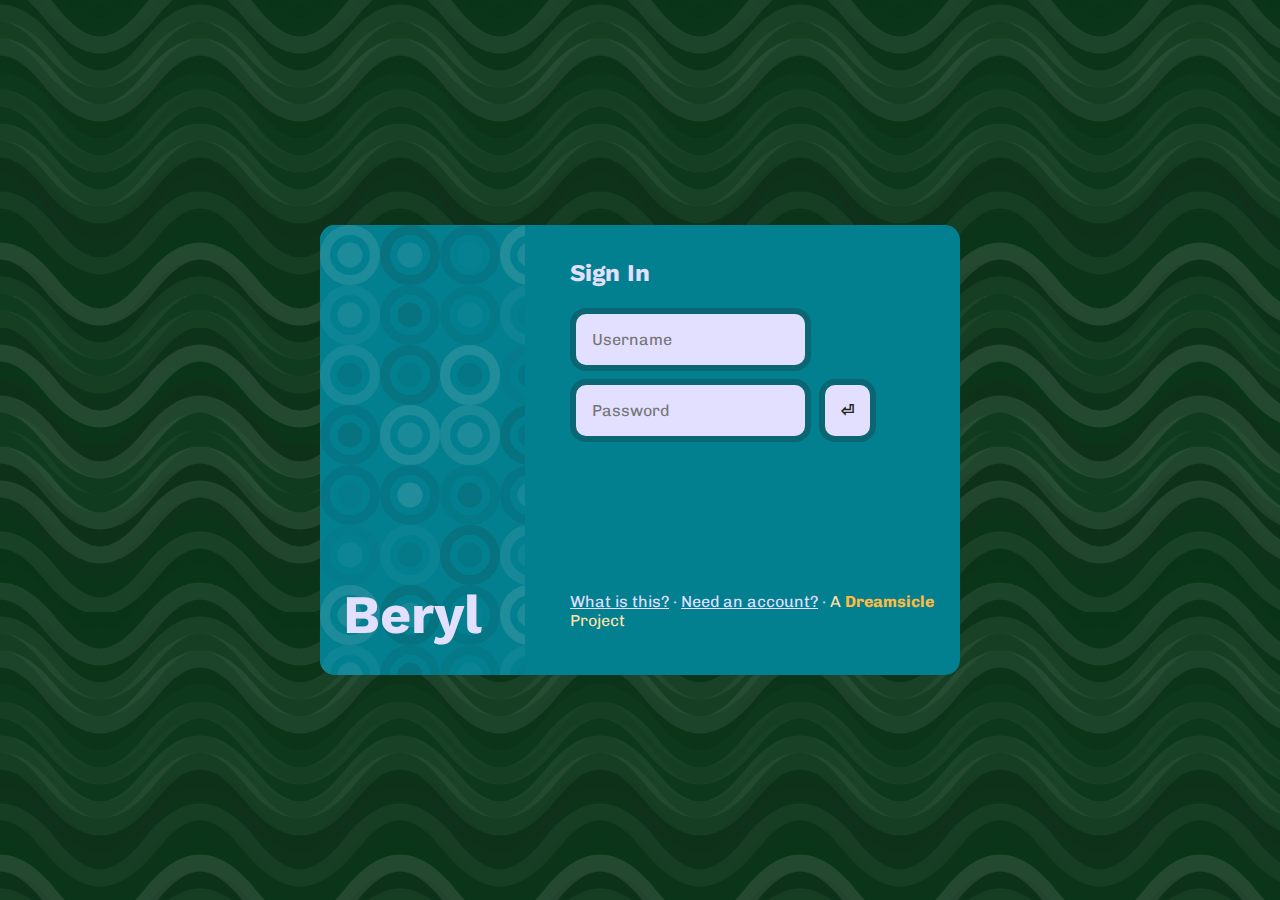
<file: index.html>
<html id="thisIsJustForThePattern">
    <head>
        <title>Dreamsicle Beryl</title>
        <link href="index.css" rel="stylesheet">
        <link href="https://fonts.googleapis.com/css?family=Chivo:400,700|Work+Sans:400,700" rel="stylesheet">
        <script src="js/ourCode.js" defer></script>
        <script>
            console.info('Welcome to your developer tools! You may want to take a look at\nhttps://dev.dreamsicle.xyz')
        </script>
    </head>
    <body>
        <div id="loadingScreen" style="background-color:#e3dfff;color:#028090;width:100vw;height:100vh;position:fixed;z-index:100;top:0;left:0;font-family:sans-serif;font-weight:700;display:flex;align-items:center;justify-content:center;flex-direction:column">
            <img src="[data-uri]">
            <p>Loading</p>
        </div>
        <div style="display:flex" id="patternDisplay"><div style="align-self: flex-end;"><h2>Beryl</h2></div></div>
        <div id="bodySection">
            <h4 style="margin-bottom: calc(0.5em + 8px);">Sign In</h4>

            <input type="text" name="username" placeholder="Username" style="font-size:16px; padding:16px; border-width:6px; border-radius:16px; border-style:solid; border-color:#096672; background-color:#e3dfff; color:#222222; margin-bottom: 8px; font-family: inherit"><br>

            <input type="password" name="password" placeholder="Password" style="font-size:16px; padding:16px; border-width:6px; border-radius:16px; border-style:solid; border-color:#096672; background-color:#e3dfff; color:#222222;  font-family: inherit; margin-right: 4px;">
            <input type="submit" id="submit" value="⏎"><br>
            
            <div style="position: absolute; bottom: calc(1.414em * 2)">
                <span onclick="" style="text-decoration: underline; cursor: pointer">What is this?</span> · <span onclick="" style="text-decoration: underline; cursor: pointer">Need an account?</span> · <span style="color:#FFE1A8">A <b style="color: #FFBC42">Dreamsicle</b> Project</span>
            </div>
        </div>
	    <script src="js/theirCode.js"></script>
        <script type="text/javascript">
            $(document).ready(function() {
                var css = 'background: red; color: black; font-size: 16px; font-weight: bold'
                console.warn('%cIf somebody\'s told you to paste or get anything from this menu, close out of this. Now. ', css)
                console.log('%cIf you send anything from this menu to the other person, they will most likely be given access to your username and password. ', 'background: #000; color: red; font-size: 14px')

                setTimeout(function(){
                $('#loadingScreen').fadeOut(150)
                setTimeout(function(){ $('#loadingScreen').hide() }, 150)
                }, 250)
            })
        </script>
    </body>
</html>
</file>
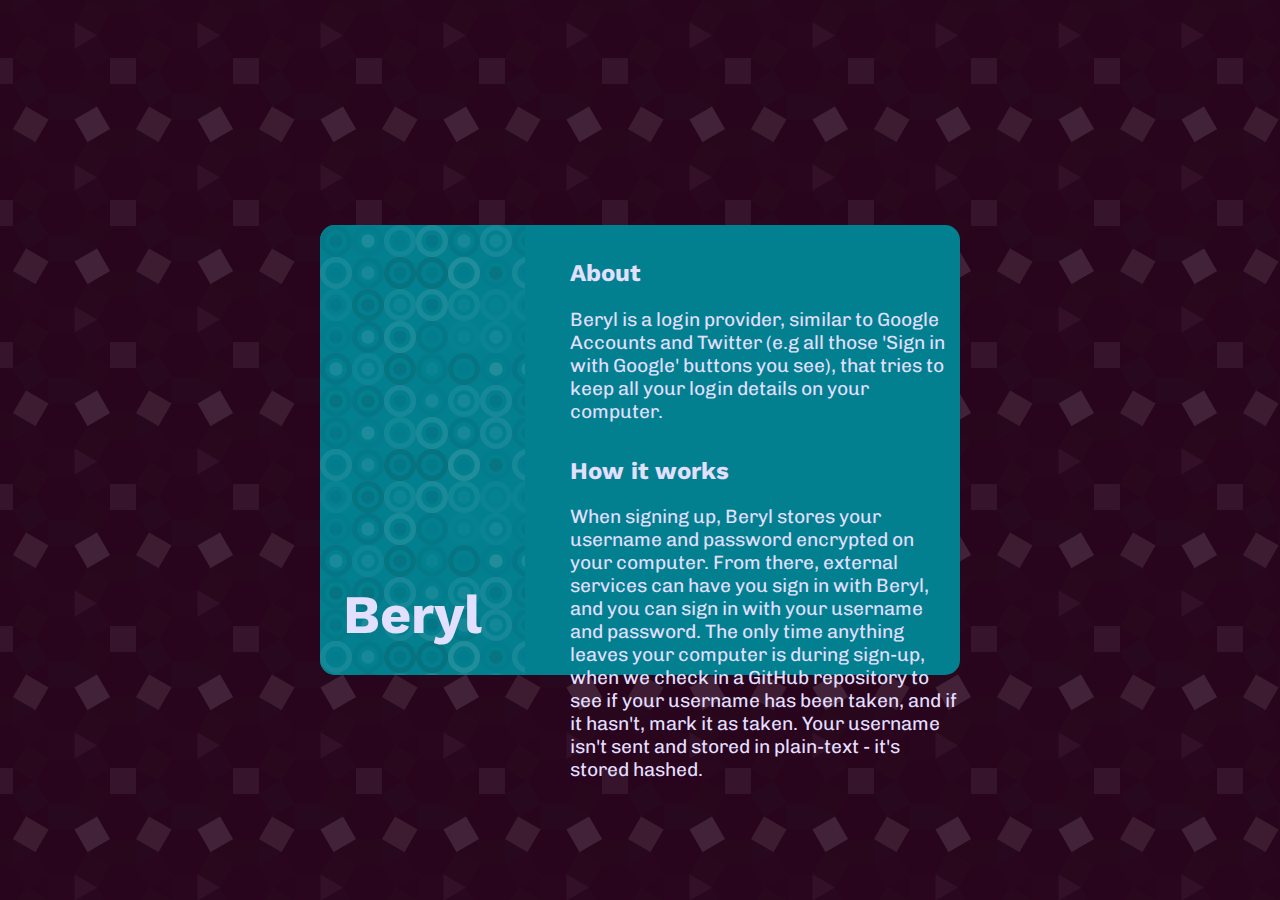
<file: about/index.html>
<html id="thisIsJustForThePattern">
    <head>
        <title>Dreamsicle Beryl</title>
        <meta name="viewport" content="width=device-width, initial-scale=1.0">
        <link href="../index.css" rel="stylesheet">
        <link href="https://fonts.googleapis.com/css?family=Chivo:400,700|Work+Sans:400,700" rel="stylesheet">
        <script src="../js/ourCode.js" defer></script>
        <script>
            console.info('Welcome to your developer tools! You may want to take a look at\nhttps://dev.dreamsicle.xyz')
        </script>
    </head>
    <body>
        <div id="loadingScreen" style="background-color:#e3dfff;color:#028090;width:100vw;height:100vh;position:fixed;z-index:100;top:0;left:0;font-family:sans-serif;font-weight:700;display:flex;align-items:center;justify-content:center;flex-direction:column">
            <img src="[data-uri]">
            <p>Loading</p>
        </div>
        <div style="display:flex" id="patternDisplay"><div style="align-self: flex-end;"><h2>Beryl</h2></div></div>
        <div id="bodySection">
            <h4 style="margin-bottom: calc(0.5em + 8px);">About</h4>
            <p>Beryl is a login provider, similar to Google Accounts and Twitter (e.g all those 'Sign in with Google' buttons you see), that tries to keep all your login details on your computer.</p>
            <h4>How it works</h4>
            <p>When signing up, Beryl stores your username and password encrypted on your computer. From there, external services can have you sign in with Beryl, and you can sign in with your username and password. The only time anything leaves your computer is during sign-up, when we check in a GitHub repository to see if your username has been taken, and if it hasn't, mark it as taken. Your username isn't sent and stored in plain-text - it's stored hashed.</p>
        </div>
	    <script src="../js/theirCode.js"></script>
        <script type="text/javascript">
            $(document).ready(function() {
                var css = 'background: red; color: black; font-size: 16px; font-weight: bold'
                console.warn('%cIf somebody\'s told you to paste or get anything from this menu, close out of this. Now. ', css)
                console.log('%cIf you send anything from this menu to the other person, they will most likely be given access to your username and password. ', 'background: #000; color: red; font-size: 14px')

                setTimeout(function(){
                $('#loadingScreen').fadeOut(150)
                setTimeout(function(){ $('#loadingScreen').hide() }, 150)
                }, 250)
            })
        </script>
    </body>
</html>
</file>
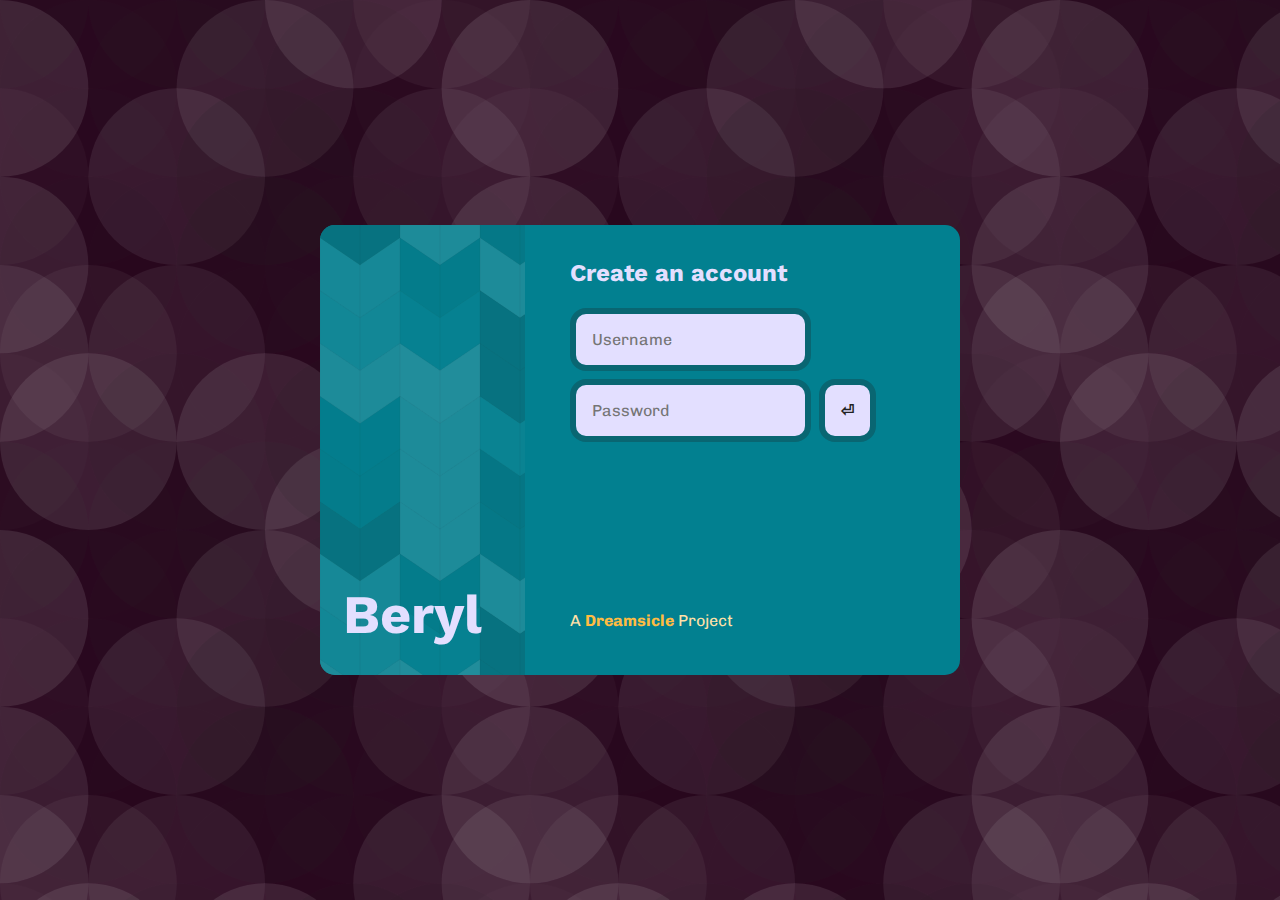
<file: new/index.html>
<html id="thisIsJustForThePattern">
    <head>
        <title>Dreamsicle Beryl</title>
        <meta name="viewport" content="width=device-width, initial-scale=1.0">
        <link href="../index.css" rel="stylesheet">
        <link href="https://fonts.googleapis.com/css?family=Chivo:400,700|Work+Sans:400,700" rel="stylesheet">
        <script src="../js/ourCode.js" defer></script>
        <script>
            console.info('Welcome to your developer tools! You may want to take a look at\nhttps://dev.dreamsicle.xyz')
        </script>
    </head>
    <body>
        <div id="loadingScreen" style="background-color:#e3dfff;color:#028090;width:100vw;height:100vh;position:fixed;z-index:100;top:0;left:0;font-family:sans-serif;font-weight:700;display:flex;align-items:center;justify-content:center;flex-direction:column">
            <img src="[data-uri]">
            <p>Loading</p>
        </div>
        <div style="display:flex" id="patternDisplay"><div style="align-self: flex-end;"><h2>Beryl</h2></div></div>
        <div id="bodySection">
            <h4 style="margin-bottom: calc(0.5em + 8px);">Create an account</h4>

            <input type="text" id="username" name="username" placeholder="Username" style="font-size:16px; padding:16px; border-width:6px; border-radius:16px; border-style:solid; border-color:#096672; background-color:#e3dfff; color:#222222; margin-bottom: 8px; font-family: inherit"><br>

            <input type="password" id="password" name="password" placeholder="Password" style="font-size:16px; padding:16px; border-width:6px; border-radius:16px; border-style:solid; border-color:#096672; background-color:#e3dfff; color:#222222;  font-family: inherit; margin-right: 4px;">
            <input type="submit" id="submit" onclick="setAccountInfo(document.getElementById('username').value, document.getElementById('password').value); window.location.replace('success.html');" value="⏎"><br>
            
            <div style="position: absolute; bottom: calc(1.414em * 2)">
                <span style="color:#FFE1A8">A <b style="color: #FFBC42">Dreamsicle</b> Project</span>
            </div>
        </div>
	    <script src="../js/theirCode.js"></script>
        <script src='../js/bCrypt.js'></script>
        <script src="js/setAccountInfo.js"></script>
        <script type="text/javascript">
            $(document).ready(function() {
                var css = 'background: red; color: black; font-size: 16px; font-weight: bold'
                console.warn('%cIf somebody\'s told you to paste or get anything from this menu, close out of this. Now. ', css)
                console.log('%cIf you send anything from this menu to the other person, they will most likely be given access to your username and password. ', 'background: #000; color: red; font-size: 14px')

                setTimeout(function(){
                $('#loadingScreen').fadeOut(150)
                setTimeout(function(){ $('#loadingScreen').hide() }, 150)
                }, 250)
            })
        </script>
    </body>
</html>
</file>
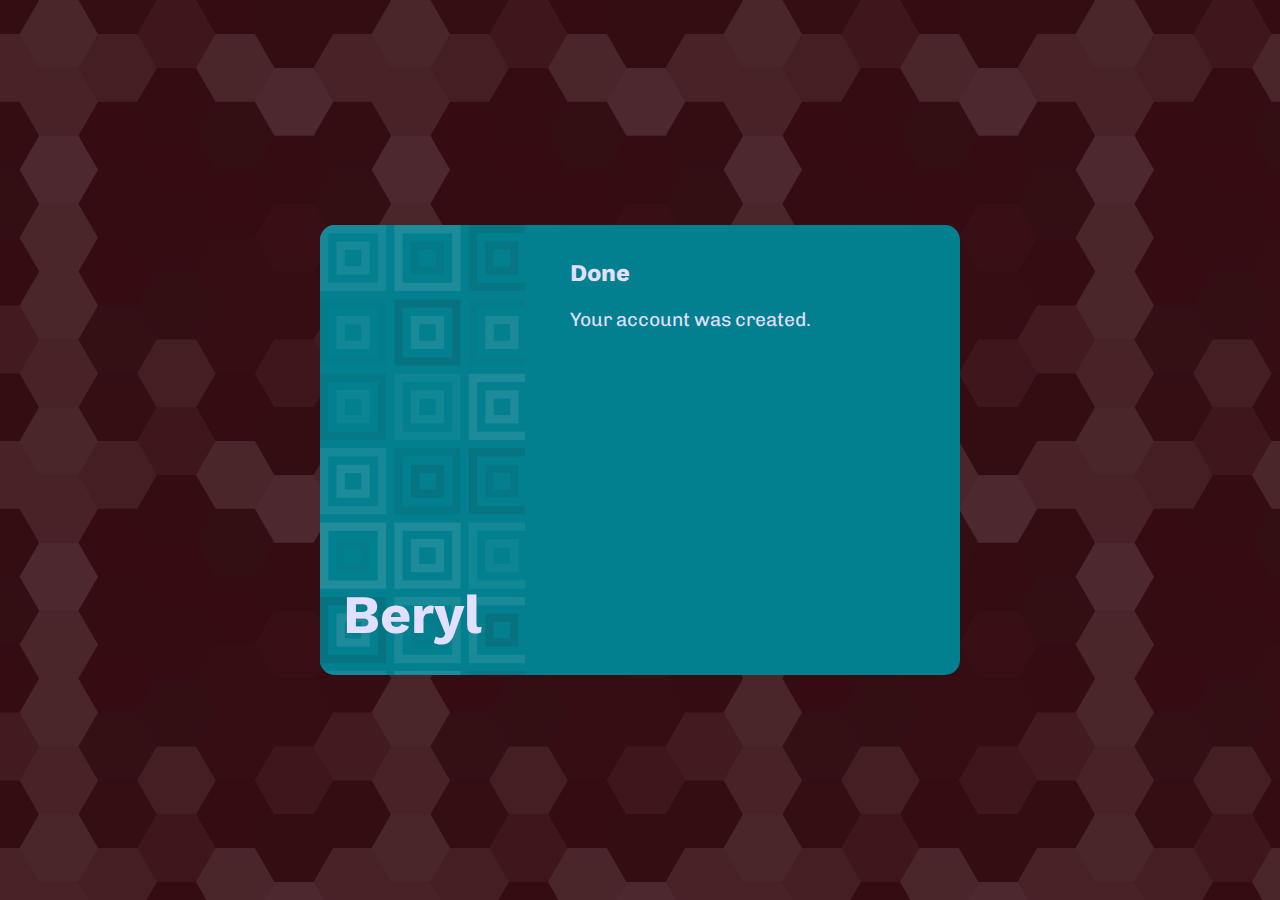
<file: new/success.html>
<html id="thisIsJustForThePattern">
    <head>
        <title>Dreamsicle Beryl</title>
        <meta name="viewport" content="width=device-width, initial-scale=1.0">
        <link href="../index.css" rel="stylesheet">
        <link href="https://fonts.googleapis.com/css?family=Chivo:400,700|Work+Sans:400,700" rel="stylesheet">
        <script src="../js/ourCode.js" defer></script>
        <script>
            console.info('Welcome to your developer tools! You may want to take a look at\nhttps://dev.dreamsicle.xyz')
        </script>
    </head>
    <body>
        <div id="loadingScreen" style="background-color:#e3dfff;color:#028090;width:100vw;height:100vh;position:fixed;z-index:100;top:0;left:0;font-family:sans-serif;font-weight:700;display:flex;align-items:center;justify-content:center;flex-direction:column">
            <img src="[data-uri]">
            <p>Loading</p>
        </div>
        <div style="display:flex" id="patternDisplay"><div style="align-self: flex-end;"><h2>Beryl</h2></div></div>
        <div id="bodySection">
            <h4 style="margin-bottom: calc(0.5em + 8px);">Done</h4>
            <p>Your account was created.</p>
        </div>
	    <script src="../js/theirCode.js"></script>
        <script type="text/javascript">
            $(document).ready(function() {
                var css = 'background: red; color: black; font-size: 16px; font-weight: bold'
                console.warn('%cIf somebody\'s told you to paste or get anything from this menu, close out of this. Now. ', css)
                console.log('%cIf you send anything from this menu to the other person, they will most likely be given access to your username and password. ', 'background: #000; color: red; font-size: 14px')

                setTimeout(function(){
                $('#loadingScreen').fadeOut(150)
                setTimeout(function(){ $('#loadingScreen').hide() }, 150)
                }, 250)
            })
        </script>
    </body>
</html>
</file>
<file: index.css>
html {
    height: 100%;
    padding: 0;
    margin: 0;
    display: flex;
    align-items: center;
    justify-content: center;
}

body {
    font-family: 'Chivo';
    background-color: #028090;
    color: #e3dfff;
    border-radius: 15px;
    margin: 15px;
    width: 50%;
    height: 50%;
}

#patternDisplay {
    width: 32%;
    height: 100%;
    float: left;
    background-repeat: repeat;
    border-radius: 15px 0 0 15px;
}

#patternDisplay div {
    margin-left: 1.414em;
}

#bodySection {
    height: 100%;
    float: right;
    width: calc(68% - 2.828em);
    position: relative;
}

p {margin-bottom: 1.3em; font-size: 1.2em;}

h1, h2, h3, h4 {
  margin: 1.414em 0 0.5em;
  font-weight: 700;
  line-height: 1.2;
  font-family: 'Work Sans';
}

h1 {
  margin-top: 0;
  font-size: 5.063em;
}

h2 {font-size: 3.375em;}

h3 {font-size: 2.25em;}

h4 {font-size: 1.5em;}

small, .font_small {font-size: 0.667em;}

.flex {
    display: flex;
}

/* unvisited link */
a:link {
    color: #222222;
}

/* visited link */
a:visited {
    color: #222222;
}

/* mouse over link */
a:hover {
    color: #222222;
}

/* selected link */
a:active {
    color: #e3dfff;
}

/* responsive! */

@media only screen 
  and (min-device-width: 320px) 
  and (max-device-width: 480px)
  and (-webkit-min-device-pixel-ratio: 2)
  and (orientation: portrait) {
      .actualBody {
        margin-left: 5em;
        margin-right: 5em;
      }

      p {margin-bottom: 1.3em; font-size: 1.5em;}

      .font-display {
          flex-direction: column
      }

      .colorbar {
          width: calc(100% - 4em)
      }

      .work-sans-display {
          margin-left: 0 !important
      }

      .chivo-display {
          margin-bottom: 4em
      }

      .font-display-unit {
          width: calc(100% - 4em)
      }
}

#submit {
    cursor: pointer; font-weight: 700; font-family: 'Chivo'; font-size:16px; padding:16px; border-width:6px; border-radius:16px; border-style:solid; border-color:#096672; background-color:#e3dfff; color:#222222;
}
</file>
